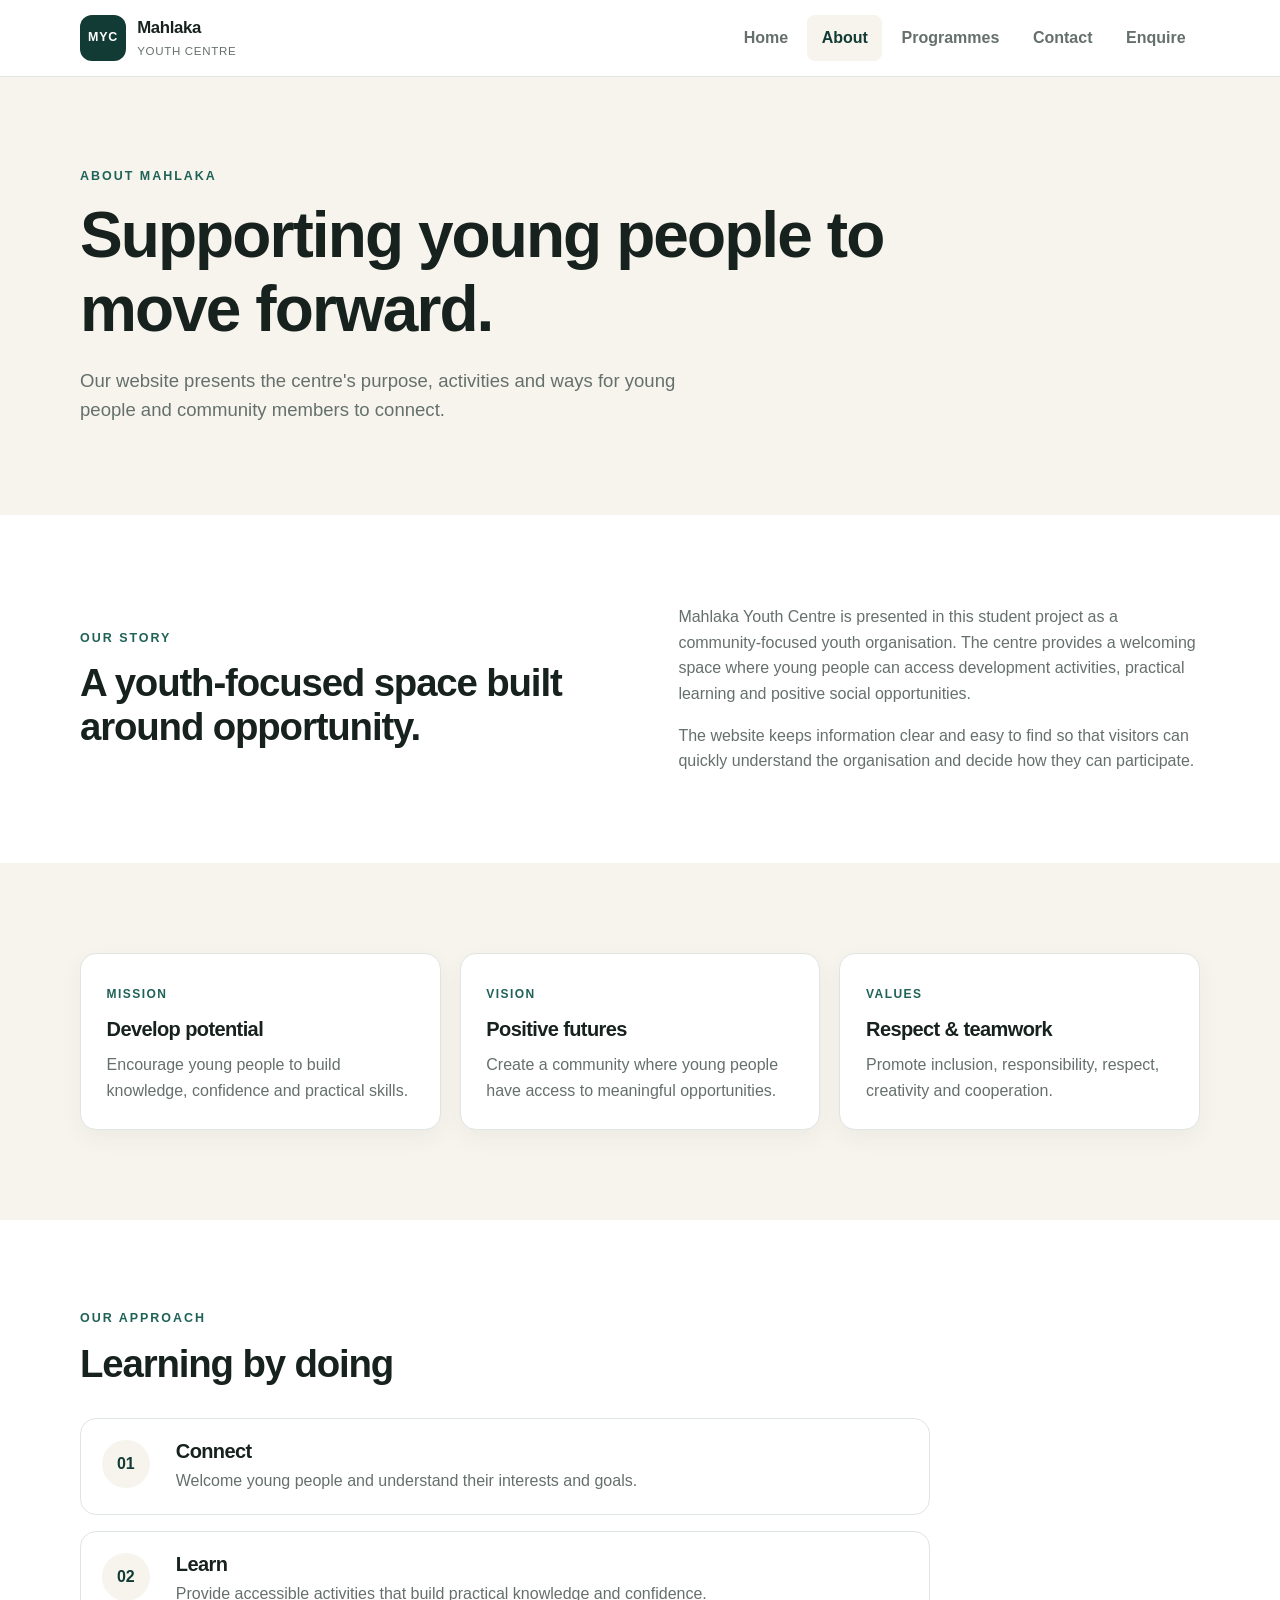
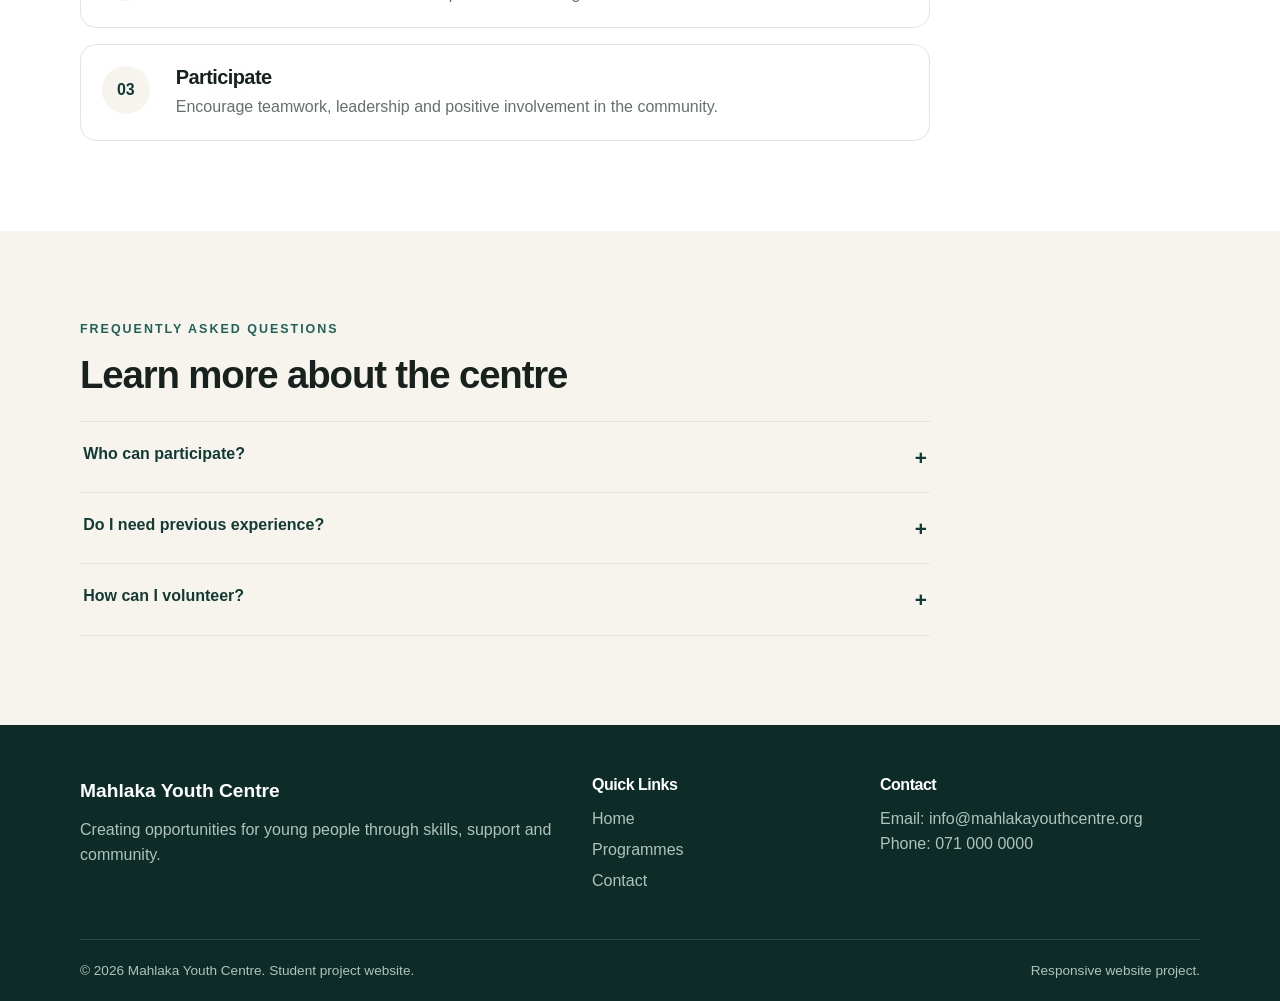
<file: Mahlaka_Youth_Centre_Part3_Submission/Mahlaka_Youth_Centre_Website/about.html>
<!DOCTYPE html>
<html lang="en">
<head>
    <meta charset="UTF-8">
    <meta name="viewport" content="width=device-width, initial-scale=1.0">
    <meta name="keywords" content="about Mahlaka Youth Centre, youth mission, youth vision, community development">
    <meta name="author" content="Mahlaka Youth Centre student project">
    <meta name="robots" content="index, follow">
    <meta name="description" content="Learn about Mahlaka Youth Centre, our mission, vision and commitment to youth development, practical learning and community participation.">
    <title>About Mahlaka Youth Centre | Our Mission and Values</title>
    <link rel="stylesheet" href="style.css">
</head>
<body>
    <a class="skip-link" href="#main-content">Skip to main content</a>
    <header class="site-header">
        <div class="container nav-wrap">
            <a class="logo" href="index.html" aria-label="Mahlaka Youth Centre home">
                <span class="logo-mark">MYC</span>
                <span><strong>Mahlaka</strong><small>Youth Centre</small></span>
            </a>
            <button class="menu-toggle" id="menuToggle" aria-label="Open navigation" aria-expanded="false">
                <span></span><span></span><span></span>
            </button>
            <nav class="main-nav" id="mainNav" aria-label="Main navigation">
                <a href="index.html">Home</a>
                <a class="active" href="about.html">About</a>
                <a href="programmes.html">Programmes</a>
                <a href="contact.html">Contact</a>
                    <a href="enquiry.html">Enquire</a>
            </nav>
        </div>
    </header>

    <main id="main-content">
        <section class="page-hero">
            <div class="container">
                <p class="eyebrow">ABOUT MAHLAKA</p>
                <h1>Supporting young people to move forward.</h1>
                <p>Our website presents the centre's purpose, activities and ways for young people and community members to connect.</p>
            </div>
        </section>

        <section class="section">
            <div class="container two-column about-layout">
                <div>
                    <p class="eyebrow">OUR STORY</p>
                    <h2>A youth-focused space built around opportunity.</h2>
                </div>
                <div>
                    <p>
                        Mahlaka Youth Centre is presented in this student project as a community-focused
                        youth organisation. The centre provides a welcoming space where young people can
                        access development activities, practical learning and positive social opportunities.
                    </p>
                    <p>
                        The website keeps information clear and easy to find so that visitors can quickly
                        understand the organisation and decide how they can participate.
                    </p>
                </div>
            </div>
        </section>

        <section class="section section-soft">
            <div class="container">
                <div class="card-grid values-grid">
                    <article class="info-card">
                        <span class="card-label">MISSION</span>
                        <h3>Develop potential</h3>
                        <p>Encourage young people to build knowledge, confidence and practical skills.</p>
                    </article>
                    <article class="info-card">
                        <span class="card-label">VISION</span>
                        <h3>Positive futures</h3>
                        <p>Create a community where young people have access to meaningful opportunities.</p>
                    </article>
                    <article class="info-card">
                        <span class="card-label">VALUES</span>
                        <h3>Respect & teamwork</h3>
                        <p>Promote inclusion, responsibility, respect, creativity and cooperation.</p>
                    </article>
                </div>
            </div>
        </section>

        <section class="section">
            <div class="container">
                <div class="section-heading">
                    <div>
                        <p class="eyebrow">OUR APPROACH</p>
                        <h2>Learning by doing</h2>
                    </div>
                </div>
                <div class="timeline">
                    <div class="timeline-item">
                        <span>01</span>
                        <div><h3>Connect</h3><p>Welcome young people and understand their interests and goals.</p></div>
                    </div>
                    <div class="timeline-item">
                        <span>02</span>
                        <div><h3>Learn</h3><p>Provide accessible activities that build practical knowledge and confidence.</p></div>
                    </div>
                    <div class="timeline-item">
                        <span>03</span>
                        <div><h3>Participate</h3><p>Encourage teamwork, leadership and positive involvement in the community.</p></div>
                    </div>
                </div>
            </div>
        </section>

        <section class="section section-soft">
            <div class="container">
                <p class="eyebrow">FREQUENTLY ASKED QUESTIONS</p>
                <h2>Learn more about the centre</h2>
                <div class="accordion">
                    <button class="accordion-trigger" aria-expanded="false" aria-controls="answer1">Who can participate? <span>+</span></button>
                    <div class="accordion-panel" id="answer1" hidden><p>Young people interested in learning, building practical skills and contributing positively to the community can enquire about participation.</p></div>
                    <button class="accordion-trigger" aria-expanded="false" aria-controls="answer2">Do I need previous experience? <span>+</span></button>
                    <div class="accordion-panel" id="answer2" hidden><p>No. The programme descriptions are designed around accessible learning and development opportunities for different experience levels.</p></div>
                    <button class="accordion-trigger" aria-expanded="false" aria-controls="answer3">How can I volunteer? <span>+</span></button>
                    <div class="accordion-panel" id="answer3" hidden><p>Use the enquiry form to select volunteering and explain your interests. The centre can then respond with relevant information.</p></div>
                </div>
            </div>
        </section>
    </main>

    <footer class="site-footer">
        <div class="container footer-grid">
            <div><div class="footer-brand">Mahlaka Youth Centre</div><p>Creating opportunities for young people through skills, support and community.</p></div>
            <div><h3>Quick Links</h3><a href="index.html">Home</a><a href="programmes.html">Programmes</a><a href="contact.html">Contact</a></div>
            <div><h3>Contact</h3><p>Email: info@mahlakayouthcentre.org</p><p>Phone: 071 000 0000</p></div>
        </div>
        <div class="container footer-bottom">
            <p>© <span id="year"></span> Mahlaka Youth Centre. Student project website.</p>
            <p>Responsive website project.</p>
        </div>
    </footer>
    <script src="script.js"></script>
</body>
</html>
</file>
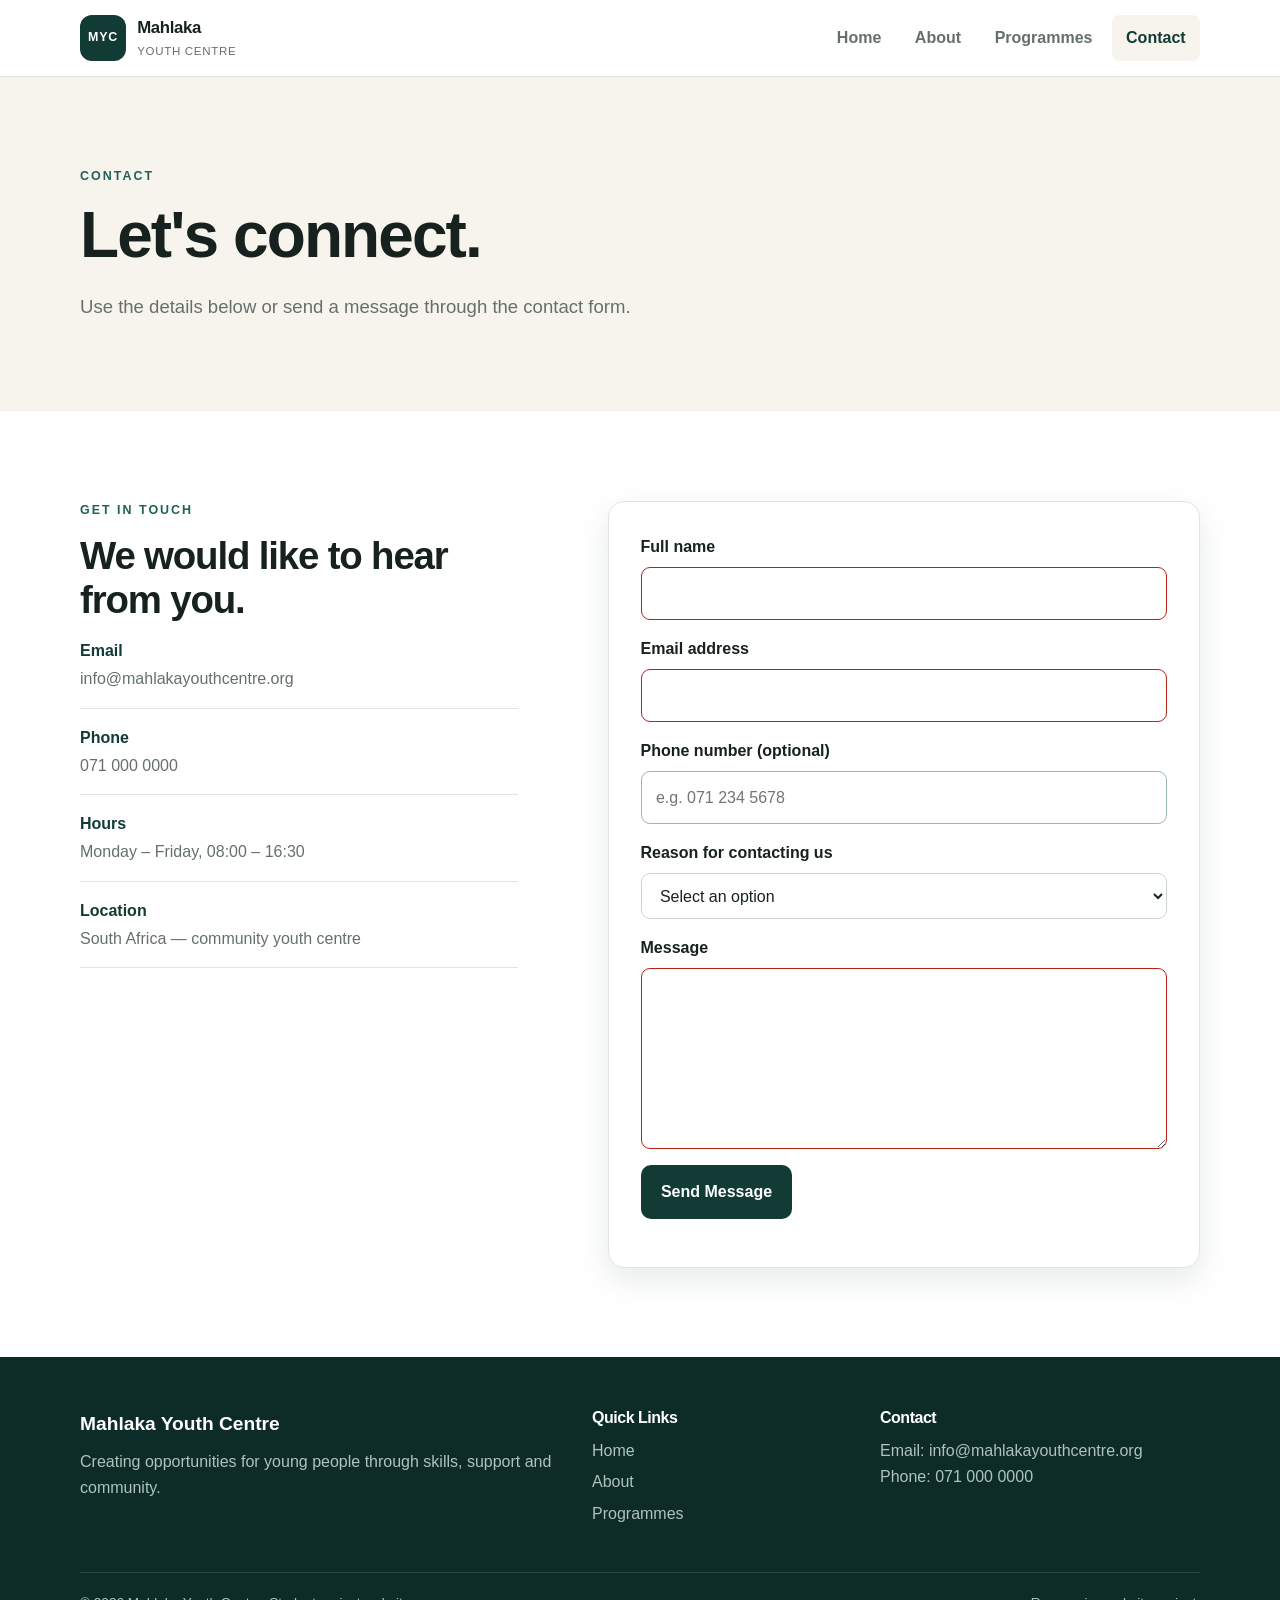
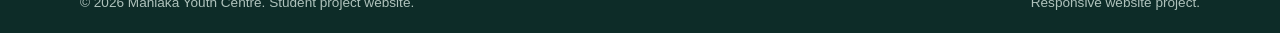
<file: Mahlaka_Youth_Centre_Part3_Submission/Mahlaka_Youth_Centre_Website/contact.html>
<!DOCTYPE html>
<html lang="en">
<head>
    <meta charset="UTF-8">
    <meta name="viewport" content="width=device-width, initial-scale=1.0">
    <meta name="keywords" content="contact youth centre, volunteer, youth programmes, community partnership">
    <meta name="author" content="Mahlaka Youth Centre student project">
    <meta name="robots" content="index, follow">
    <meta name="description" content="Contact Mahlaka Youth Centre for programme information, volunteering, partnerships and general enquiries.">
    <title>Contact Mahlaka Youth Centre | Get in Touch</title>
    <link rel="stylesheet" href="style.css">
</head>
<body>
    <a class="skip-link" href="#main-content">Skip to main content</a>
    <header class="site-header">
        <div class="container nav-wrap">
            <a class="logo" href="index.html" aria-label="Mahlaka Youth Centre home">
                <span class="logo-mark">MYC</span>
                <span><strong>Mahlaka</strong><small>Youth Centre</small></span>
            </a>
            <button class="menu-toggle" id="menuToggle" aria-label="Open navigation" aria-expanded="false">
                <span></span><span></span><span></span>
            </button>
            <nav class="main-nav" id="mainNav" aria-label="Main navigation">
                <a href="index.html">Home</a>
                <a href="about.html">About</a>
                <a href="programmes.html">Programmes</a>
                <a class="active" href="contact.html">Contact</a>
            </nav>
        </div>
    </header>

    <main id="main-content">
        <section class="page-hero">
            <div class="container">
                <p class="eyebrow">CONTACT</p>
                <h1>Let's connect.</h1>
                <p>Use the details below or send a message through the contact form.</p>
            </div>
        </section>

        <section class="section">
            <div class="container contact-grid">
                <div class="contact-details">
                    <p class="eyebrow">GET IN TOUCH</p>
                    <h2>We would like to hear from you.</h2>
                    <div class="contact-item"><strong>Email</strong><span>info@mahlakayouthcentre.org</span></div>
                    <div class="contact-item"><strong>Phone</strong><span>071 000 0000</span></div>
                    <div class="contact-item"><strong>Hours</strong><span>Monday – Friday, 08:00 – 16:30</span></div>
                    <div class="contact-item"><strong>Location</strong><span>South Africa — community youth centre</span></div>
                </div>

                <form class="contact-form" id="contactForm">
                    <div class="form-row">
                        <label for="name">Full name</label>
                        <input id="name" name="name" type="text" autocomplete="name" required>
                    </div>
                    <div class="form-row">
                        <label for="email">Email address</label>
                        <input id="email" name="email" type="email" autocomplete="email" required>
                    </div>
                    <div class="form-row">
                        <label for="phone">Phone number (optional)</label>
                        <input id="phone" name="phone" type="tel" pattern="[0-9 +()-]{7,20}" placeholder="e.g. 071 234 5678">
                    </div>
                    <div class="form-row">
                        <label for="topic">Reason for contacting us</label>
                        <select id="topic" name="topic" required>
                            <option value="">Select an option</option>
                            <option>Programme information</option>
                            <option>Volunteering</option>
                            <option>Partnership</option>
                            <option>General enquiry</option>
                        </select>
                    </div>
                    <div class="form-row">
                        <label for="message">Message</label>
                        <textarea id="message" name="message" rows="6" required></textarea>
                    </div>
                    <button class="btn btn-primary" type="submit">Send Message</button>
                    <p class="form-message" id="formMessage" role="status"></p>
                </form>
            </div>
        </section>
    </main>

    <footer class="site-footer">
        <div class="container footer-grid">
            <div><div class="footer-brand">Mahlaka Youth Centre</div><p>Creating opportunities for young people through skills, support and community.</p></div>
            <div><h3>Quick Links</h3><a href="index.html">Home</a><a href="about.html">About</a><a href="programmes.html">Programmes</a></div>
            <div><h3>Contact</h3><p>Email: info@mahlakayouthcentre.org</p><p>Phone: 071 000 0000</p></div>
        </div>
        <div class="container footer-bottom">
            <p>© <span id="year"></span> Mahlaka Youth Centre. Student project website.</p>
            <p>Responsive website project.</p>
        </div>
    </footer>
    <script src="script.js"></script>
</body>
</html>
</file>
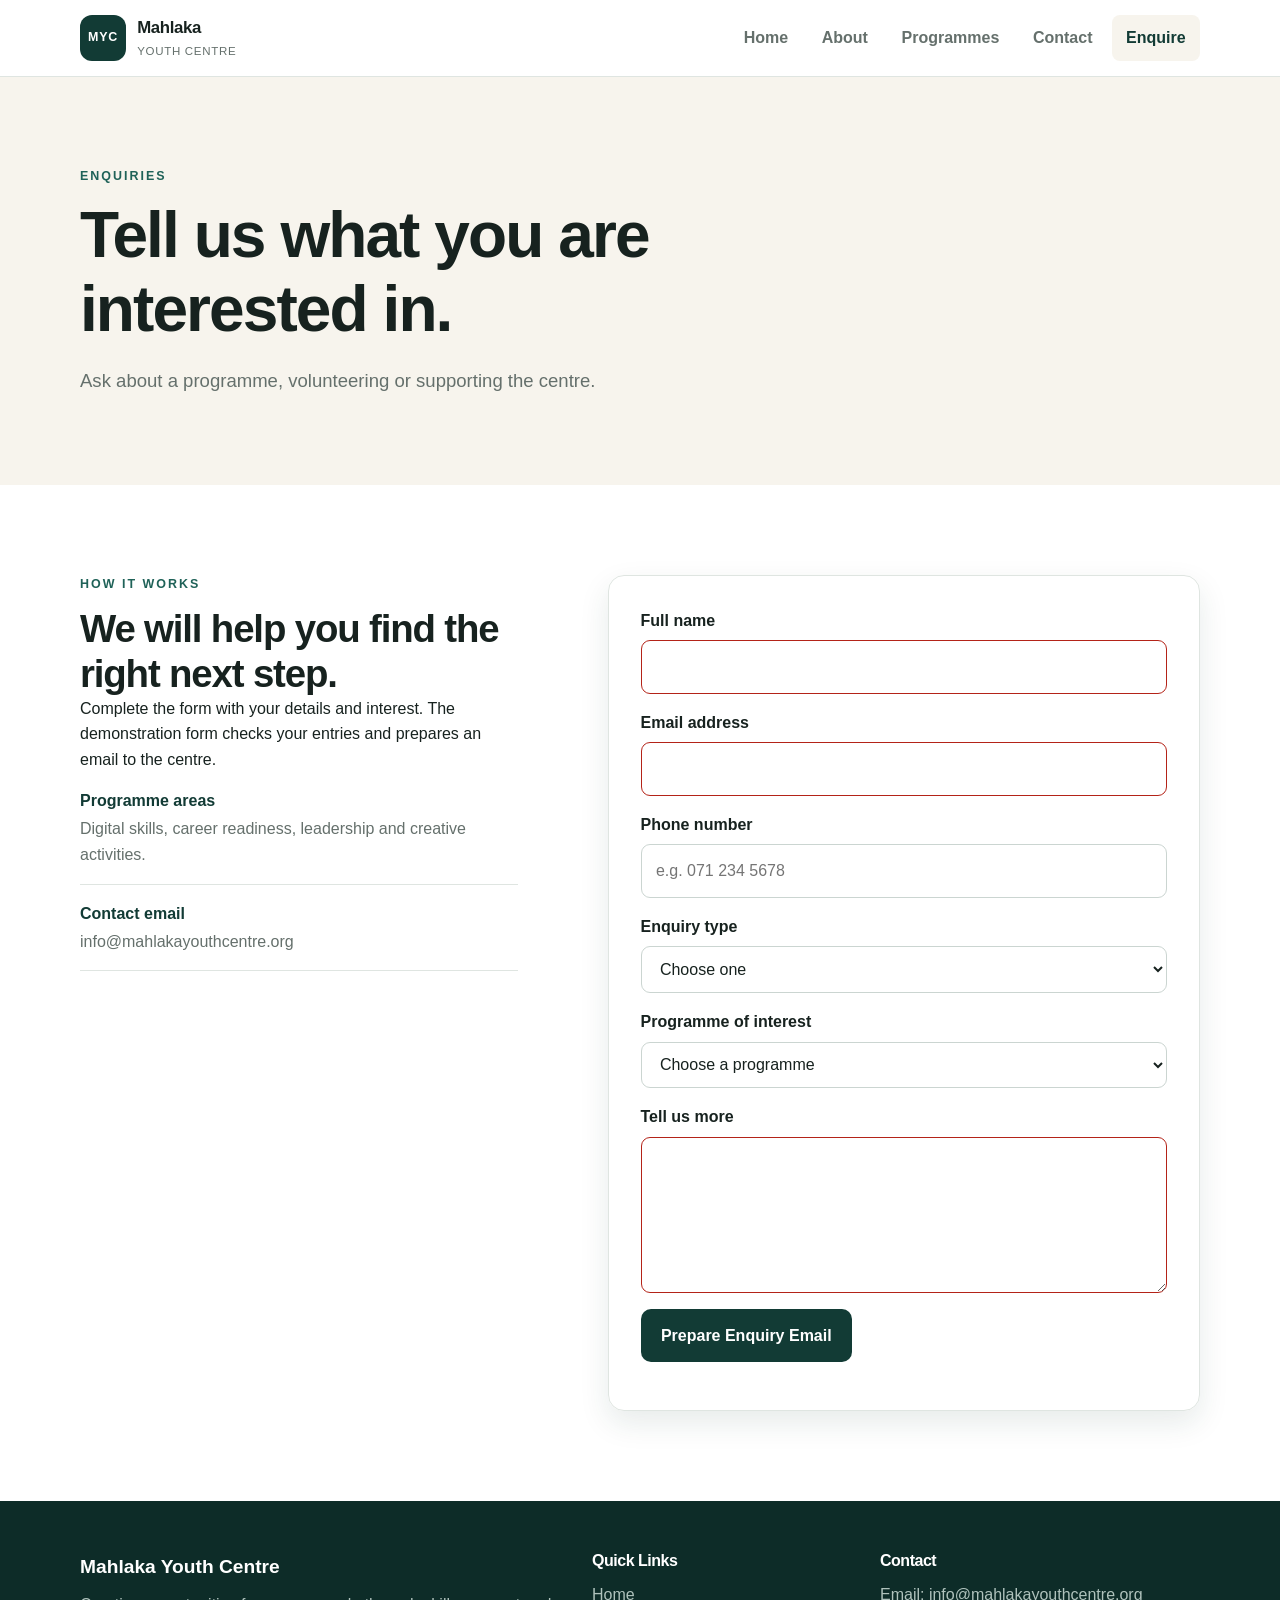
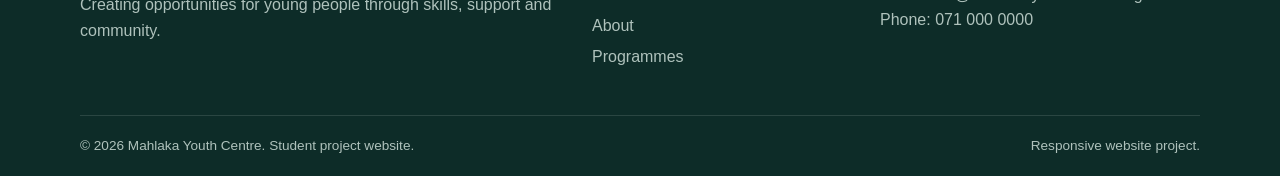
<file: Mahlaka_Youth_Centre_Part3_Submission/Mahlaka_Youth_Centre_Website/enquiry.html>
<!DOCTYPE html>
<html lang="en">
<head>
    <meta charset="UTF-8">
    <meta name="viewport" content="width=device-width, initial-scale=1.0">
    <meta name="description" content="Enquire about Mahlaka Youth Centre programmes, volunteering, sponsorship and participation.">
    <meta name="keywords" content="youth centre enquiry, youth programmes, volunteering, sponsorship, Mahlaka Youth Centre">
    <meta name="author" content="Mahlaka Youth Centre student project">
    <meta name="robots" content="index, follow">
    <title>Enquire About Programmes | Mahlaka Youth Centre</title>
    <link rel="stylesheet" href="style.css">
</head>
<body>
    <a class="skip-link" href="#main-content">Skip to main content</a>
    <header class="site-header">
        <div class="container nav-wrap">
            <a class="logo" href="index.html" aria-label="Mahlaka Youth Centre home">
                <span class="logo-mark">MYC</span>
                <span><strong>Mahlaka</strong><small>Youth Centre</small></span>
            </a>
            <button class="menu-toggle" id="menuToggle" aria-label="Open navigation" aria-expanded="false">
                <span></span><span></span><span></span>
            </button>
            <nav class="main-nav" id="mainNav" aria-label="Main navigation">
                <a href="index.html">Home</a>
                <a href="about.html">About</a>
                <a href="programmes.html">Programmes</a>
                <a href="contact.html">Contact</a>
                <a class="active" href="enquiry.html">Enquire</a>
            </nav>
        </div>
    </header>
    <main id="main-content">
        <section class="page-hero"><div class="container"><p class="eyebrow">ENQUIRIES</p><h1>Tell us what you are interested in.</h1><p>Ask about a programme, volunteering or supporting the centre.</p></div></section>
        <section class="section"><div class="container contact-grid">
            <div class="contact-details"><p class="eyebrow">HOW IT WORKS</p><h2>We will help you find the right next step.</h2>
                <p>Complete the form with your details and interest. The demonstration form checks your entries and prepares an email to the centre.</p>
                <div class="contact-item"><strong>Programme areas</strong><span>Digital skills, career readiness, leadership and creative activities.</span></div>
                <div class="contact-item"><strong>Contact email</strong><span>info@mahlakayouthcentre.org</span></div>
            </div>
            <form class="contact-form" id="enquiryForm">
                <div class="form-row"><label for="enqName">Full name</label><input id="enqName" name="name" type="text" minlength="2" maxlength="70" autocomplete="name" required></div>
                <div class="form-row"><label for="enqEmail">Email address</label><input id="enqEmail" name="email" type="email" autocomplete="email" required></div>
                <div class="form-row"><label for="enqPhone">Phone number</label><input id="enqPhone" name="phone" type="tel" pattern="[0-9 +()-]{7,20}" placeholder="e.g. 071 234 5678" required></div>
                <div class="form-row"><label for="enqType">Enquiry type</label><select id="enqType" name="type" required><option value="">Choose one</option><option>Programme participation</option><option>Volunteering</option><option>Sponsorship or partnership</option><option>Other</option></select></div>
                <div class="form-row"><label for="enqProgramme">Programme of interest</label><select id="enqProgramme" name="programme" required><option value="">Choose a programme</option><option>Digital Skills</option><option>Career Readiness</option><option>Leadership</option><option>Creative Activities</option><option>Not sure yet</option></select></div>
                <div class="form-row"><label for="enqMessage">Tell us more</label><textarea id="enqMessage" name="message" rows="5" minlength="10" maxlength="1000" required></textarea></div>
                <button class="btn btn-primary" type="submit">Prepare Enquiry Email</button>
                <p class="form-message" id="enquiryMessage" role="status" aria-live="polite"></p>
            </form>
        </div></section>
    </main>
    <footer class="site-footer">
        <div class="container footer-grid">
            <div><div class="footer-brand">Mahlaka Youth Centre</div><p>Creating opportunities for young people through skills, support and community.</p></div>
            <div><h3>Quick Links</h3><a href="index.html">Home</a><a href="about.html">About</a><a href="programmes.html">Programmes</a></div>
            <div><h3>Contact</h3><p>Email: info@mahlakayouthcentre.org</p><p>Phone: 071 000 0000</p></div>
        </div>
        <div class="container footer-bottom">
            <p>© <span id="year"></span> Mahlaka Youth Centre. Student project website.</p>
            <p>Responsive website project.</p>
        </div>
    </footer>

    <script src="script.js"></script>
</body>
</html>
</file>
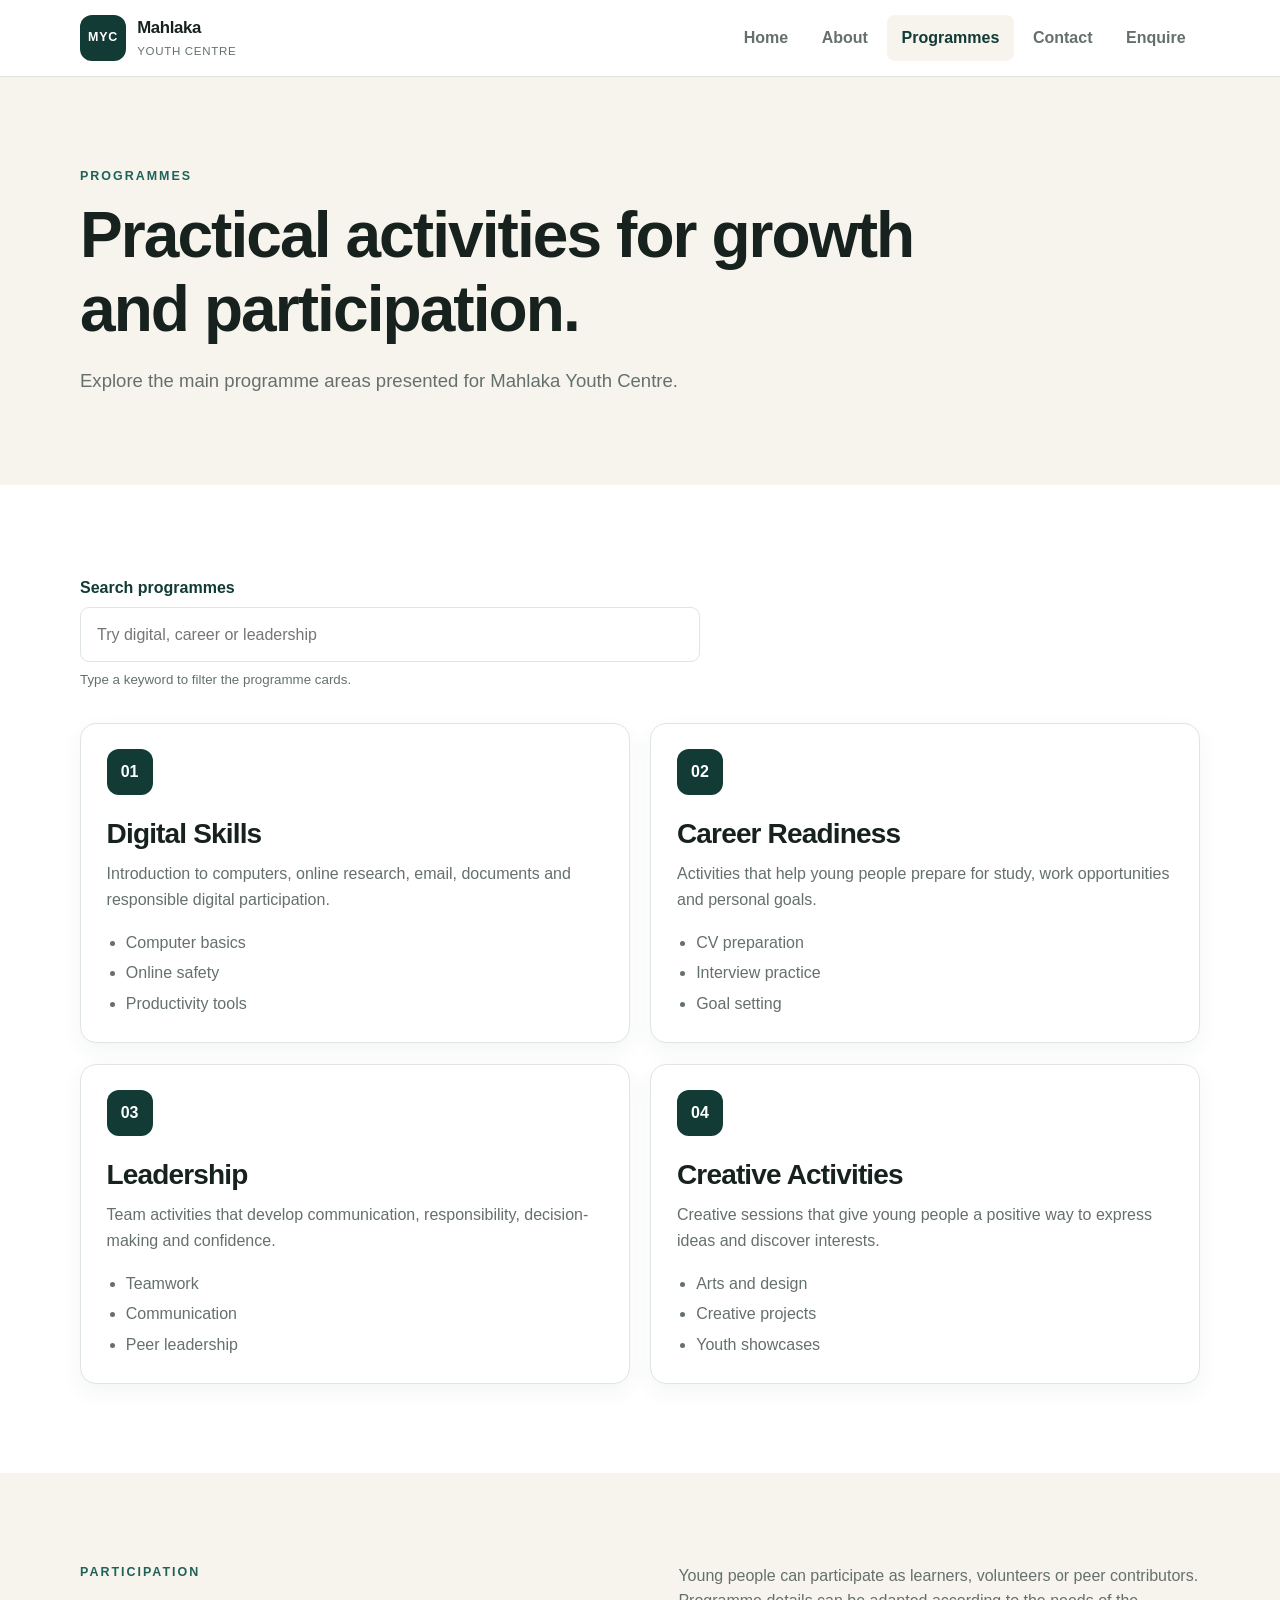
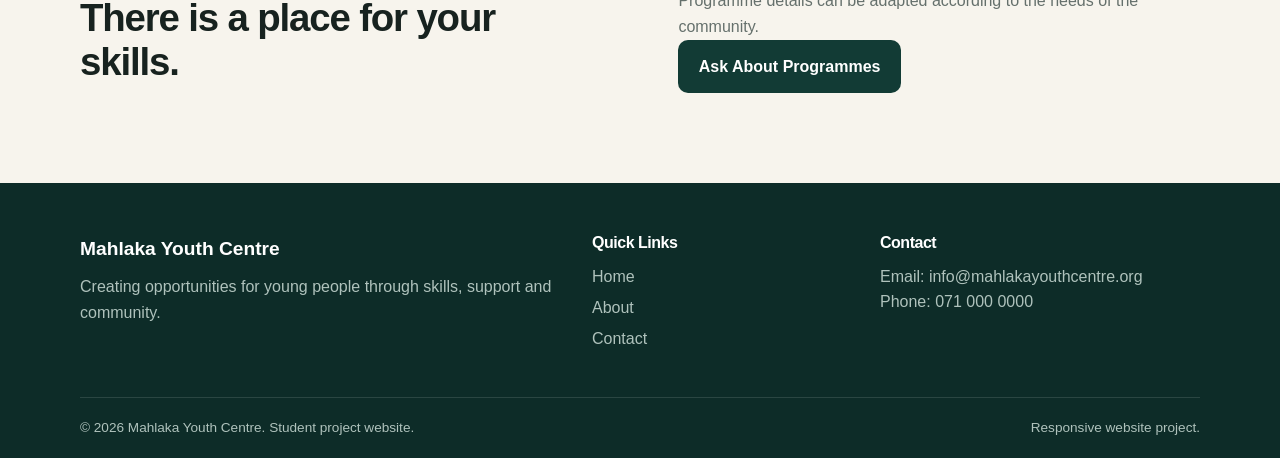
<file: Mahlaka_Youth_Centre_Part3_Submission/Mahlaka_Youth_Centre_Website/programmes.html>
<!DOCTYPE html>
<html lang="en">
<head>
    <meta charset="UTF-8">
    <meta name="viewport" content="width=device-width, initial-scale=1.0">
    <meta name="keywords" content="youth programmes, digital skills, career readiness, leadership, creative activities">
    <meta name="author" content="Mahlaka Youth Centre student project">
    <meta name="robots" content="index, follow">
    <meta name="description" content="Explore digital skills, career readiness, leadership and creative programmes offered by Mahlaka Youth Centre.">
    <title>Youth Programmes | Mahlaka Youth Centre</title>
    <link rel="stylesheet" href="style.css">
</head>
<body>
    <a class="skip-link" href="#main-content">Skip to main content</a>
    <header class="site-header">
        <div class="container nav-wrap">
            <a class="logo" href="index.html" aria-label="Mahlaka Youth Centre home">
                <span class="logo-mark">MYC</span>
                <span><strong>Mahlaka</strong><small>Youth Centre</small></span>
            </a>
            <button class="menu-toggle" id="menuToggle" aria-label="Open navigation" aria-expanded="false">
                <span></span><span></span><span></span>
            </button>
            <nav class="main-nav" id="mainNav" aria-label="Main navigation">
                <a href="index.html">Home</a>
                <a href="about.html">About</a>
                <a class="active" href="programmes.html">Programmes</a>
                <a href="contact.html">Contact</a>
                    <a href="enquiry.html">Enquire</a>
            </nav>
        </div>
    </header>

    <main id="main-content">
        <section class="page-hero">
            <div class="container">
                <p class="eyebrow">PROGRAMMES</p>
                <h1>Practical activities for growth and participation.</h1>
                <p>Explore the main programme areas presented for Mahlaka Youth Centre.</p>
            </div>
        </section>

        <section class="section">
            <div class="container">
                <div class="programme-search">
                    <label for="programmeSearch">Search programmes</label>
                    <input id="programmeSearch" type="search" placeholder="Try digital, career or leadership" aria-describedby="searchHelp">
                    <small id="searchHelp">Type a keyword to filter the programme cards.</small>
                </div>
                <div class="programme-grid" id="programmeList" aria-live="polite">
                    <article class="programme-card" data-search="digital skills computer internet online safety productivity">
                        <div class="programme-number">01</div><h2>Digital Skills</h2>
                        <p>Introduction to computers, online research, email, documents and responsible digital participation.</p>
                        <ul><li>Computer basics</li><li>Online safety</li><li>Productivity tools</li></ul>
                    </article>
                    <article class="programme-card" data-search="career readiness cv interview job goals">
                        <div class="programme-number">02</div><h2>Career Readiness</h2>
                        <p>Activities that help young people prepare for study, work opportunities and personal goals.</p>
                        <ul><li>CV preparation</li><li>Interview practice</li><li>Goal setting</li></ul>
                    </article>
                    <article class="programme-card" data-search="leadership teamwork communication responsibility">
                        <div class="programme-number">03</div><h2>Leadership</h2>
                        <p>Team activities that develop communication, responsibility, decision-making and confidence.</p>
                        <ul><li>Teamwork</li><li>Communication</li><li>Peer leadership</li></ul>
                    </article>
                    <article class="programme-card" data-search="creative arts design projects showcase">
                        <div class="programme-number">04</div><h2>Creative Activities</h2>
                        <p>Creative sessions that give young people a positive way to express ideas and discover interests.</p>
                        <ul><li>Arts and design</li><li>Creative projects</li><li>Youth showcases</li></ul>
                    </article>
                </div>
                <p id="noProgrammeResults" class="form-message" hidden>No programmes match your search. Try another keyword.</p>
            </div>
        </section>

        <section class="section section-soft">
            <div class="container two-column">
                <div>
                    <p class="eyebrow">PARTICIPATION</p>
                    <h2>There is a place for your skills.</h2>
                </div>
                <div>
                    <p>
                        Young people can participate as learners, volunteers or peer contributors.
                        Programme details can be adapted according to the needs of the community.
                    </p>
                    <a class="btn btn-primary" href="contact.html">Ask About Programmes</a>
                </div>
            </div>
        </section>
    </main>

    <footer class="site-footer">
        <div class="container footer-grid">
            <div><div class="footer-brand">Mahlaka Youth Centre</div><p>Creating opportunities for young people through skills, support and community.</p></div>
            <div><h3>Quick Links</h3><a href="index.html">Home</a><a href="about.html">About</a><a href="contact.html">Contact</a></div>
            <div><h3>Contact</h3><p>Email: info@mahlakayouthcentre.org</p><p>Phone: 071 000 0000</p></div>
        </div>
        <div class="container footer-bottom">
            <p>© <span id="year"></span> Mahlaka Youth Centre. Student project website.</p>
            <p>Responsive website project.</p>
        </div>
    </footer>
    <script src="script.js"></script>
</body>
</html>
</file>
<file: Mahlaka_Youth_Centre_Part3_Submission/Mahlaka_Youth_Centre_Website/style.css>
/* 
   Mahlaka Youth Centre
   External stylesheet for the responsive desktop solution.
   CSS reset + base styles + layout + responsive breakpoints.
*/

:root {
    --primary: #123b35;
    --primary-light: #1f6258;
    --accent: #e8b84a;
    --cream: #f7f4ed;
    --paper: #ffffff;
    --ink: #17221f;
    --muted: #65706c;
    --border: #dfe5e1;
    --shadow: 0 12px 30px rgba(18, 59, 53, 0.10);
    --radius: 16px;
    --container: 1120px;
}

/* 2.2 CSS reset / base style */
* {
    box-sizing: border-box;
    margin: 0;
    padding: 0;
}

html {
    scroll-behavior: smooth;
    font-size: 100%;
}

body {
    font-family: "Trebuchet MS", Arial, sans-serif;
    color: var(--ink);
    background: var(--paper);
    line-height: 1.6;
}

img {
    display: block;
    max-width: 100%;
    height: auto;
}

a {
    color: inherit;
    text-decoration: none;
}

button,
input,
select,
textarea {
    font: inherit;
}

button,
a {
    -webkit-tap-highlight-color: transparent;
}

:focus-visible {
    outline: 3px solid var(--accent);
    outline-offset: 3px;
}

.container {
    width: min(92%, var(--container));
    margin-inline: auto;
}

.site-header {
    position: sticky;
    top: 0;
    z-index: 100;
    background: rgba(255, 255, 255, 0.96);
    border-bottom: 1px solid var(--border);
    backdrop-filter: blur(10px);
}

.nav-wrap {
    min-height: 76px;
    display: flex;
    align-items: center;
    justify-content: space-between;
    gap: 2rem;
}

.logo {
    display: inline-flex;
    align-items: center;
    gap: 0.7rem;
    font-size: 1rem;
}

.logo-mark {
    width: 46px;
    height: 46px;
    display: grid;
    place-items: center;
    background: var(--primary);
    color: #fff;
    border-radius: 12px;
    font-size: 0.78rem;
    font-weight: 800;
    letter-spacing: 0.06em;
}

.logo strong,
.logo small {
    display: block;
}

.logo strong {
    font-size: 1.05rem;
    letter-spacing: -0.02em;
}

.logo small {
    color: var(--muted);
    font-size: 0.72rem;
    letter-spacing: 0.06em;
    text-transform: uppercase;
}

.main-nav {
    display: flex;
    align-items: center;
    gap: 0.3rem;
}

.main-nav a {
    padding: 0.65rem 0.9rem;
    color: var(--muted);
    border-radius: 8px;
    font-weight: 700;
    transition: 0.2s ease;
}

.main-nav a:hover,
.main-nav a:focus,
.main-nav a.active {
    color: var(--primary);
    background: var(--cream);
}

.menu-toggle {
    display: none;
    border: 0;
    background: transparent;
    cursor: pointer;
    padding: 0.4rem;
}

.menu-toggle span {
    width: 27px;
    height: 3px;
    margin: 4px 0;
    display: block;
    background: var(--primary);
    border-radius: 5px;
}

.hero {
    background: var(--cream);
    padding: clamp(3rem, 7vw, 6.5rem) 0;
}

.hero-grid {
    display: grid;
    grid-template-columns: 1.05fr 0.95fr;
    align-items: center;
    gap: clamp(2rem, 5vw, 5rem);
}

.hero-content {
    max-width: 680px;
}

.eyebrow {
    color: var(--primary-light);
    font-size: 0.78rem;
    font-weight: 900;
    letter-spacing: 0.16em;
    text-transform: uppercase;
    margin-bottom: 0.8rem;
}

h1,
h2,
h3 {
    line-height: 1.15;
    letter-spacing: -0.03em;
}

h1 {
    font-size: clamp(2.4rem, 5vw, 4.6rem);
    max-width: 760px;
}

h2 {
    font-size: clamp(1.8rem, 3vw, 2.8rem);
}

h3 {
    font-size: 1.25rem;
}

.hero-text,
.page-hero p:not(.eyebrow) {
    color: var(--muted);
    font-size: clamp(1rem, 1.5vw, 1.16rem);
    max-width: 650px;
    margin-top: 1.2rem;
}

.hero-actions {
    display: flex;
    flex-wrap: wrap;
    gap: 0.8rem;
    margin-top: 1.7rem;
}

.btn {
    display: inline-flex;
    align-items: center;
    justify-content: center;
    min-height: 48px;
    padding: 0.75rem 1.15rem;
    border: 2px solid transparent;
    border-radius: 10px;
    font-weight: 800;
    cursor: pointer;
    transition: transform 0.2s ease, box-shadow 0.2s ease, background 0.2s ease;
}

.btn:hover,
.btn:focus {
    transform: translateY(-2px);
    box-shadow: var(--shadow);
}

.btn-primary {
    background: var(--primary);
    color: #fff;
}

.btn-primary:hover,
.btn-primary:focus {
    background: var(--primary-light);
}

.btn-outline {
    border-color: var(--primary);
    color: var(--primary);
    background: transparent;
}

.btn-light {
    background: #fff;
    color: var(--primary);
}

.hero-image-card {
    overflow: hidden;
    border-radius: 24px;
    box-shadow: var(--shadow);
    background: #dfeae6;
}

.hero-image-card img {
    width: 100%;
    aspect-ratio: 1 / 0.9;
    object-fit: cover;
}

.section {
    padding: clamp(3.5rem, 7vw, 6.5rem) 0;
}

.section-soft {
    background: var(--cream);
}

.two-column {
    display: grid;
    grid-template-columns: 1fr 1fr;
    gap: clamp(2rem, 6vw, 6rem);
    align-items: start;
}

.two-column > div:last-child {
    color: var(--muted);
}

.two-column p + p {
    margin-top: 1rem;
}

.text-link {
    display: inline-block;
    margin-top: 1.1rem;
    color: var(--primary);
    font-weight: 900;
}

.section-heading {
    display: flex;
    justify-content: space-between;
    gap: 2rem;
    align-items: end;
    margin-bottom: 2rem;
}

.section-heading > p {
    color: var(--muted);
    max-width: 470px;
}

.card-grid {
    display: grid;
    grid-template-columns: repeat(3, 1fr);
    gap: 1.2rem;
}

.info-card,
.programme-card {
    background: #fff;
    border: 1px solid var(--border);
    border-radius: var(--radius);
    padding: 1.6rem;
    box-shadow: 0 8px 22px rgba(18, 59, 53, 0.05);
    transition: transform 0.2s ease, box-shadow 0.2s ease;
}

.info-card:hover,
.programme-card:hover {
    transform: translateY(-4px);
    box-shadow: var(--shadow);
}

.info-card p,
.programme-card p,
.programme-card li {
    color: var(--muted);
}

.info-card p {
    margin-top: 0.7rem;
}

.icon,
.programme-number {
    width: 46px;
    height: 46px;
    display: grid;
    place-items: center;
    margin-bottom: 1.4rem;
    border-radius: 12px;
    background: var(--primary);
    color: #fff;
    font-weight: 900;
}

.callout {
    background: var(--primary);
    color: #fff;
}

.callout-inner {
    display: flex;
    align-items: center;
    justify-content: space-between;
    gap: 2rem;
}

.callout .eyebrow {
    color: var(--accent);
}

.page-hero {
    background: var(--cream);
    padding: clamp(3.5rem, 7vw, 6rem) 0;
}

.page-hero h1 {
    max-width: 850px;
}

.about-layout {
    align-items: center;
}

.values-grid {
    grid-template-columns: repeat(3, 1fr);
}

.card-label {
    display: inline-block;
    margin-bottom: 0.9rem;
    color: var(--primary-light);
    font-size: 0.75rem;
    font-weight: 900;
    letter-spacing: 0.12em;
}

.timeline {
    max-width: 850px;
    display: grid;
    gap: 1rem;
}

.timeline-item {
    display: grid;
    grid-template-columns: 58px 1fr;
    gap: 1rem;
    padding: 1.3rem;
    border: 1px solid var(--border);
    border-radius: var(--radius);
}

.timeline-item > span {
    width: 48px;
    height: 48px;
    display: grid;
    place-items: center;
    background: var(--cream);
    color: var(--primary);
    border-radius: 50%;
    font-weight: 900;
}

.timeline-item p {
    color: var(--muted);
    margin-top: 0.3rem;
}

.programme-grid {
    display: grid;
    grid-template-columns: repeat(2, 1fr);
    gap: 1.3rem;
}

.programme-card {
    min-height: 280px;
}

.programme-card h2 {
    font-size: 1.75rem;
    margin-bottom: 0.7rem;
}

.programme-card ul {
    margin-top: 1.1rem;
    padding-left: 1.2rem;
}

.programme-card li + li {
    margin-top: 0.3rem;
}

.contact-grid {
    display: grid;
    grid-template-columns: 0.85fr 1.15fr;
    gap: clamp(2rem, 7vw, 7rem);
}

.contact-details h2 {
    max-width: 520px;
}

.contact-item {
    display: grid;
    gap: 0.15rem;
    padding: 1rem 0;
    border-bottom: 1px solid var(--border);
}

.contact-item strong {
    color: var(--primary);
}

.contact-item span {
    color: var(--muted);
}

.contact-form {
    padding: clamp(1.3rem, 4vw, 2rem);
    border: 1px solid var(--border);
    border-radius: var(--radius);
    box-shadow: var(--shadow);
}

.form-row {
    display: grid;
    gap: 0.45rem;
    margin-bottom: 1rem;
}

.form-row label {
    font-weight: 800;
}

.form-row input,
.form-row select,
.form-row textarea {
    width: 100%;
    border: 1px solid #cbd5d1;
    border-radius: 9px;
    padding: 0.8rem 0.9rem;
    background: #fff;
    color: var(--ink);
}

.form-row input:hover,
.form-row select:hover,
.form-row textarea:hover {
    border-color: var(--primary-light);
}

.form-row input:focus,
.form-row select:focus,
.form-row textarea:focus {
    outline: 3px solid rgba(232, 184, 74, 0.3);
    border-color: var(--primary);
}

.form-message {
    margin-top: 1rem;
    color: var(--primary-light);
    font-weight: 700;
}

.site-footer {
    background: #0d2c28;
    color: #dce8e4;
    padding-top: 3.2rem;
}

.footer-grid {
    display: grid;
    grid-template-columns: 1.5fr 0.8fr 1fr;
    gap: 2rem;
    padding-bottom: 2.5rem;
}

.footer-brand {
    color: #fff;
    font-size: 1.2rem;
    font-weight: 900;
    margin-bottom: 0.6rem;
}

.site-footer p {
    color: #afc2bc;
}

.footer-grid h3 {
    color: #fff;
    font-size: 1rem;
    margin-bottom: 0.7rem;
}

.footer-grid a {
    display: block;
    color: #afc2bc;
    margin: 0.35rem 0;
}

.footer-grid a:hover,
.footer-grid a:focus {
    color: #fff;
}

.footer-bottom {
    display: flex;
    justify-content: space-between;
    gap: 1rem;
    padding: 1.2rem 0;
    border-top: 1px solid rgba(255, 255, 255, 0.12);
    font-size: 0.85rem;
}

/* 3.1 Desktop/tablet breakpoint */
@media (max-width: 900px) {
    .hero-grid,
    .contact-grid {
        grid-template-columns: 1fr;
    }

    .hero-image-card {
        max-width: 720px;
    }

    .card-grid {
        grid-template-columns: repeat(2, 1fr);
    }

    .footer-grid {
        grid-template-columns: 1fr 1fr;
    }
}

/* 3.1 Mobile breakpoint: multi-column layouts become one column */
@media (max-width: 680px) {
    .nav-wrap {
        min-height: 68px;
    }

    .menu-toggle {
        display: block;
    }

    .main-nav {
        position: absolute;
        left: 0;
        right: 0;
        top: 68px;
        display: none;
        flex-direction: column;
        align-items: stretch;
        padding: 0.8rem 4%;
        background: #fff;
        border-bottom: 1px solid var(--border);
        box-shadow: var(--shadow);
    }

    .main-nav.open {
        display: flex;
    }

    .main-nav a {
        padding: 0.9rem;
    }

    .hero-actions,
    .callout-inner,
    .section-heading,
    .footer-bottom {
        flex-direction: column;
        align-items: flex-start;
    }

    .hero {
        padding-top: 3.2rem;
    }

    .two-column,
    .programme-grid,
    .card-grid,
    .values-grid,
    .footer-grid {
        grid-template-columns: 1fr;
    }

    .footer-grid {
        gap: 1.5rem;
    }

    .btn {
        width: 100%;
    }

    .hero-actions .btn {
        width: 100%;
    }

    h1 {
        font-size: clamp(2.2rem, 12vw, 3.4rem);
    }
}

/* Extra-small screens */
@media (max-width: 420px) {
    .logo-mark {
        width: 40px;
        height: 40px;
        font-size: 0.7rem;
    }

    .logo strong {
        font-size: 0.95rem;
    }

    .hero-image-card {
        border-radius: 16px;
    }

    .contact-form {
        padding: 1rem;
    }
}

/* PART 3 additions: accessibility, interactive components and forms */
.skip-link { position:absolute; left:-9999px; top:1rem; z-index:1000; background:#fff; color:var(--primary); padding:.8rem 1rem; border:2px solid var(--accent); border-radius:8px; }
.skip-link:focus { left:1rem; }
[hidden] { display:none !important; }
.programme-search { max-width:620px; margin:0 0 2rem; display:grid; gap:.45rem; }
.programme-search label { font-weight:800; color:var(--primary); }
.programme-search input { width:100%; padding:.85rem 1rem; border:1px solid var(--border); border-radius:9px; }
.programme-search small { color:var(--muted); }
.accordion { max-width:850px; margin-top:1.5rem; border-top:1px solid var(--border); }
.accordion-trigger { width:100%; display:flex; justify-content:space-between; gap:1rem; padding:1.15rem .2rem; border:0; border-bottom:1px solid var(--border); background:transparent; color:var(--primary); font-weight:800; text-align:left; cursor:pointer; }
.accordion-trigger span { font-size:1.3rem; }
.accordion-panel { padding:1rem; color:var(--muted); background:#fff; border-bottom:1px solid var(--border); }
.gallery-grid { display:grid; grid-template-columns:repeat(3,1fr); gap:1rem; }
.gallery-image { padding:0; overflow:hidden; border:1px solid var(--border); border-radius:var(--radius); background:#fff; text-align:left; cursor:pointer; box-shadow:var(--shadow); }
.gallery-image img { width:100%; aspect-ratio:4/3; object-fit:cover; transition:transform .25s ease; }
.gallery-image:hover img { transform:scale(1.04); }
.gallery-image span { display:block; padding:.9rem 1rem; color:var(--primary); font-weight:800; }
.lightbox { width:min(900px,92vw); max-width:none; max-height:90vh; margin:auto; padding:1rem; border:0; border-radius:16px; box-shadow:0 20px 70px #0008; }
.lightbox::backdrop { background:#081b18dd; }
.lightbox img { max-height:72vh; width:100%; object-fit:contain; }
.lightbox p { padding:.7rem 0 0; color:var(--primary); font-weight:800; }
.lightbox-close { display:block; margin:0 0 .5rem auto; width:40px; height:40px; border:0; border-radius:50%; background:var(--primary); color:white; font-size:1.5rem; cursor:pointer; }
.contact-form input:invalid:not(:placeholder-shown), .contact-form textarea:invalid:not(:placeholder-shown) { border-color:#b42318; }
.contact-form input:valid, .contact-form textarea:valid { border-color:#9bb9a9; }
@media(max-width:680px) { .gallery-grid { grid-template-columns:1fr; } }
</file>
